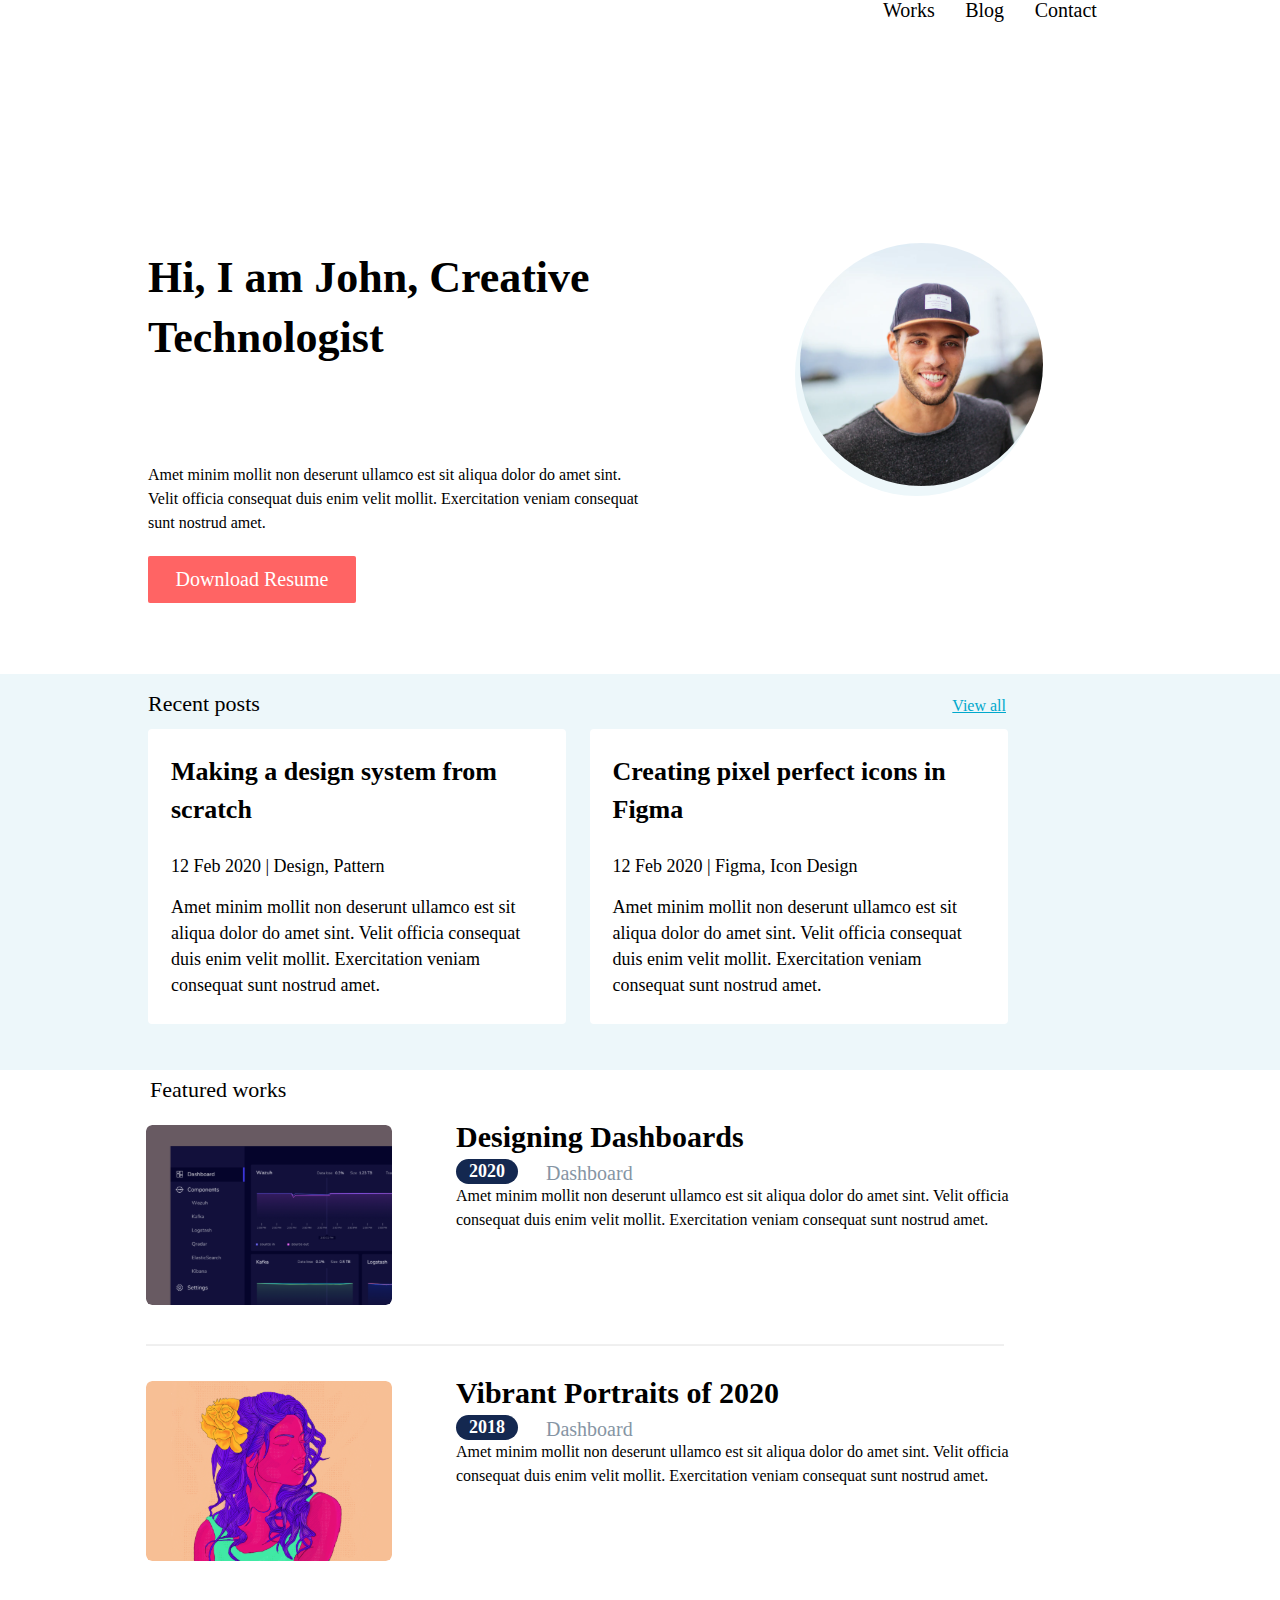
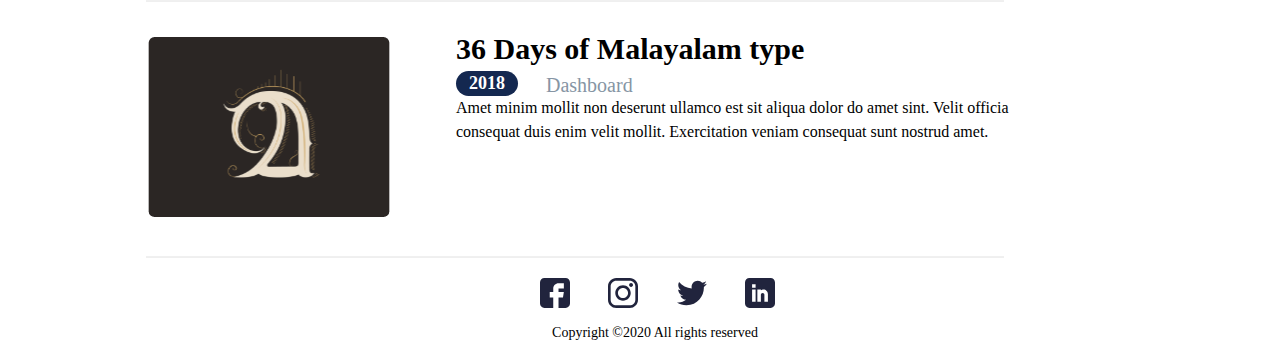
<file: index.html>
<!DOCTYPE html>
<html>
<head>
	<title>My blog</title>
	<link rel="stylesheet" type="text/css" href="style.css">
</head>
<body>
<nav>
	<div class="navigation" >
	 <a  href="works/index.html" class="works">Works</a>  <a href="blog/index.html" >Blog</a> <a href="" >Contact</a> 
	</div>
</nav>
	<section class="circle">
		<p class="text">Hi, I am John, Creative Technologist</p>
		<img src="images/Ellipse 1.svg" class="pic">
		<p class="text2">Amet minim mollit non deserunt ullamco est sit aliqua dolor do amet sint. Velit officia consequat duis enim velit mollit. Exercitation veniam consequat sunt nostrud amet.</p>
		<a href=""><button class="but">Download Resume</button></a>
	</section>
	<div class="block">
		<span class="text3">Recent posts</span>
		<p class="text4">View all</p>
		<div class="post">
			<h2 class="paragraph">Making a design system from scratch</h2>
				<p>12 Feb 2020 |
				Design, Pattern</p>
				<p>Amet minim mollit non deserunt ullamco est sit aliqua dolor do amet sint. Velit officia consequat duis enim velit mollit. Exercitation veniam consequat sunt nostrud amet.</p>
			
		</div>
		<div class="post">
			<h2 class="paragraph">Creating pixel perfect icons in Figma</h2>
				<p>12 Feb 2020 |
				Figma, Icon Design</p>
				<p>Amet minim mollit non deserunt ullamco est sit aliqua dolor do amet sint. Velit officia consequat duis enim velit mollit. Exercitation veniam consequat sunt nostrud amet.</p>
			
		</div>
	</div>
	<p class="fworks">Featured works</p>
	<section class="fw">

		<div>
			
			<img src="images/Rectangle 30.svg" class="im2">
			<div class="content">	
				<h2 class="head">Designing Dashboards</h2>
				<div class="r2018"><p>2020</p></div>
				<p class="par">Amet minim mollit non deserunt ullamco est sit aliqua dolor do amet sint. Velit officia consequat duis enim velit mollit. Exercitation veniam consequat sunt nostrud amet.</p>
			</div>
		</div>
		
		
		
	</section>
	<section class="fw">
		<div>
		
			<img src="images/Rectangle 32.svg" class="im2">
			<div class="content" >	
				<h2 class="head">Vibrant Portraits of 2020</h2>
				<div class="r2018"><p>2018</p></div>
				<p class="par">Amet minim mollit non deserunt ullamco est sit aliqua dolor do amet sint. Velit officia consequat duis enim velit mollit. Exercitation veniam consequat sunt nostrud amet.</p>
			</div>
		</div>
		
		
	</section>
	<section class="fw">
		<div>
	
			<img src="images/Rectangle 34.svg" class="im2">
			<div class="content" >	
				<h2 class="head">36 Days of Malayalam type</h2>
				<div class="r2018"><p>2018</p></div>
				<p class="par">Amet minim mollit non deserunt ullamco est sit aliqua dolor do amet sint. Velit officia consequat duis enim velit mollit. Exercitation veniam consequat sunt nostrud amet.</p>
			</div>
		</div>
		
	
	</section>
<footer>
	<div  align="center" class="photos">
		<a href="https://www.facebook.com/"><img src="images/fb (4).svg"></a>
		<a href="https://www.instagram.com/?hl=ru"><img src="images/insta (1).svg"></a>
	  	<a href="https://twitter.com/?lang=ru"><img src="images/Group (1).svg" width="30px" height="30px"></a>
		<a href="https://ru.linkedin.com"><img src="images/Linkedin (1).svg"></a>
		<p class="copyright">Copyright ©2020 All rights reserved</p>
	    
	</div>
</footer>
</body>
</html>
</file>
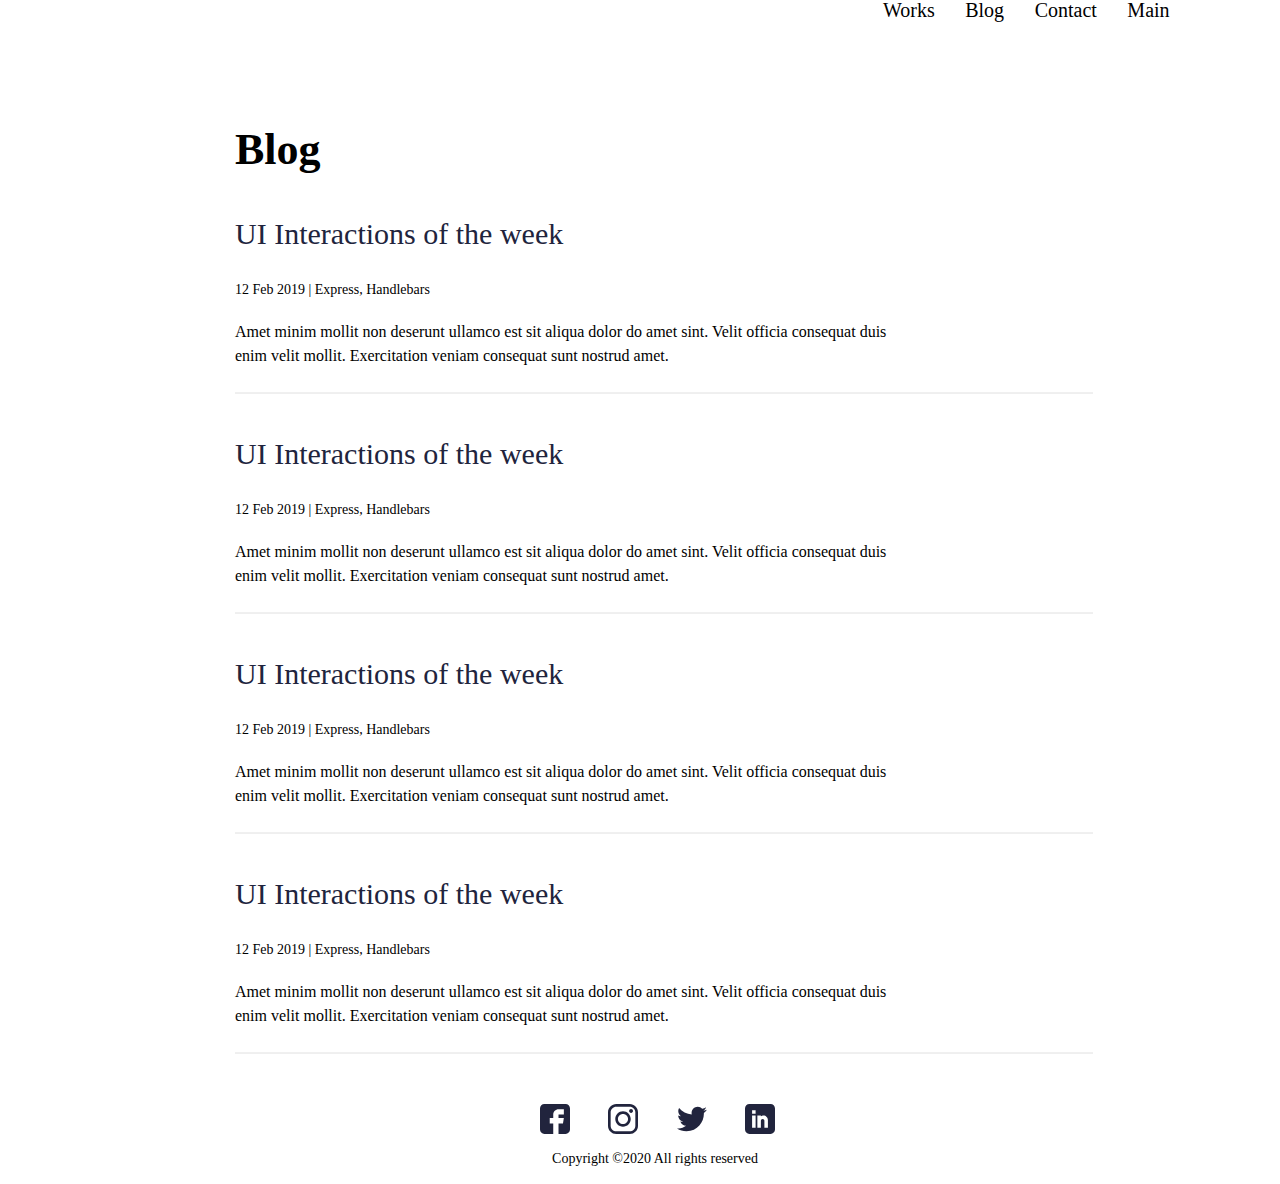
<file: blog/index.html>
<!DOCTYPE html>
<html>
<head>
	<title>blog</title>
	<link rel="stylesheet" type="text/css" href="../style.css">
</head>
<body>
	<nav>
	<div class="navigation" >
		 <a  href="../works/index.html" class="works">Works</a>  <a href="../blog/index.html">Blog</a> <a href="" >Contact</a> <a href="../index.html">Main</a>
	</div>
</nav>

		<h2 class="blogh2">Blog</h2>
		<div class="pblog">
			<h2 class="heading7">UI Interactions of the week</h2>
				<p class="blogpar">12 Feb 2019 |
				Express, Handlebars</p>
				<p class="blogtext">Amet minim mollit non deserunt ullamco est sit aliqua dolor do amet sint. Velit officia consequat duis enim velit mollit. Exercitation veniam consequat sunt nostrud amet.</p>
				<img class="im5" src="../images/line.svg">
			
		</div>
		<div class="pblog">
			<h2 class="heading7">UI Interactions of the week</h2>
				<p class="blogpar">12 Feb 2019 |
				Express, Handlebars</p>
				<p class="blogtext">Amet minim mollit non deserunt ullamco est sit aliqua dolor do amet sint. Velit officia consequat duis enim velit mollit. Exercitation veniam consequat sunt nostrud amet.</p>
				<img class="im5" src="../images/line.svg">
			
		</div>
		<div class="pblog">
			<h2 class="heading7">UI Interactions of the week</h2>
				<p class="blogpar">12 Feb 2019 |
				Express, Handlebars</p>
				<p class="blogtext">Amet minim mollit non deserunt ullamco est sit aliqua dolor do amet sint. Velit officia consequat duis enim velit mollit. Exercitation veniam consequat sunt nostrud amet.</p>
				<img class="im5" src="../images/line.svg">
			
		</div>
		<div class="pblog">
			<h2 class="heading7">UI Interactions of the week</h2>
				<p class="blogpar">12 Feb 2019 |
				Express, Handlebars</p>
				<p class="blogtext">Amet minim mollit non deserunt ullamco est sit aliqua dolor do amet sint. Velit officia consequat duis enim velit mollit. Exercitation veniam consequat sunt nostrud amet.</p>
				<img class="im5" src="../images/line.svg">
			
		</div>
<footer class="footer">
	<div  align="center" class="photos">
		<a href="https://www.facebook.com/"><img src="../images/fb (4).svg"></a>
		<a href="https://www.instagram.com/?hl=ru"><img src="../images/insta (1).svg"></a>
	  	<a href="https://twitter.com/?lang=ru"><img src="../images/Group (1).svg" width="30px" height="30px"></a>
		<a href="https://ru.linkedin.com"><img src="../images/Linkedin (1).svg"></a>
		<p class="copyright">Copyright ©2020 All rights reserved</p>
	    
	</div>
</footer>
</body>
</html>
</file>
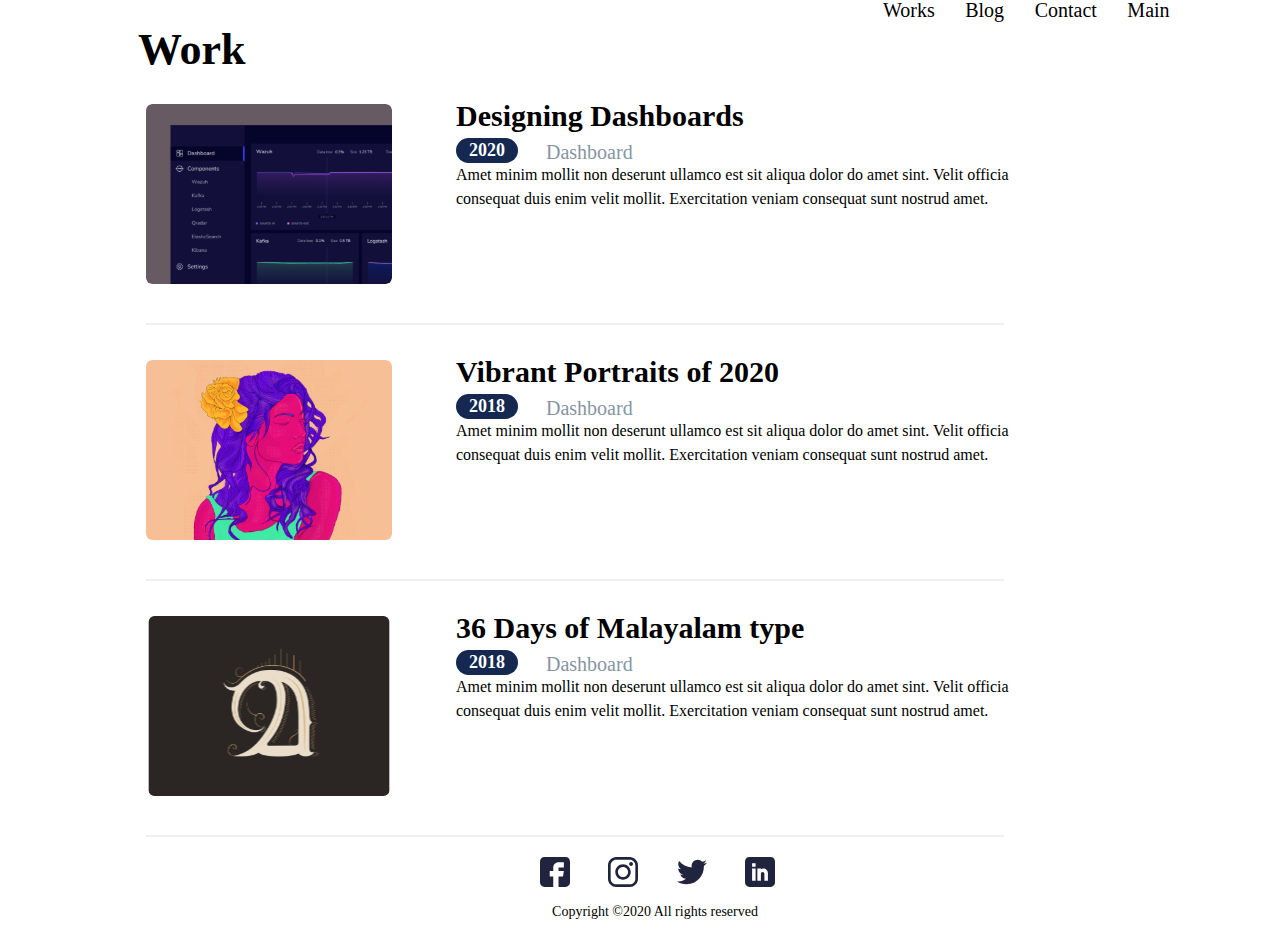
<file: works/index.html>
<!DOCTYPE html>
<html>
<head>
	<title>works</title>
	<link rel="stylesheet" type="text/css" href="../style.css">
</head>
<body>
	<div class="navigation" >
		 <a  href="../works/index.html" class="works">Works</a>  <a href="../blog/index.html" >Blog</a> <a href="" >Contact</a> <a href="../index.html">Main</a>
	</div>
	<h2 class="heading8">Work</h2>
<section class="fw">

		<div>
			
			<img src="../images/Rectangle 30.svg" class="im2">
			<div class="content">	
				<h2 class="head">Designing Dashboards</h2>
				<div class="r2018"><p>2020</p></div>
				<p class="par">Amet minim mollit non deserunt ullamco est sit aliqua dolor do amet sint. Velit officia consequat duis enim velit mollit. Exercitation veniam consequat sunt nostrud amet.</p>
			</div>
		</div>
		
		
		
	</section>
	<section class="fw">
		<div>
		
			<img src="../images/Rectangle 32.svg" class="im2">
			<div class="content" >	
				<h2 class="head">Vibrant Portraits of 2020</h2>
				<div class="r2018"><p>2018</p></div>
				<p class="par">Amet minim mollit non deserunt ullamco est sit aliqua dolor do amet sint. Velit officia consequat duis enim velit mollit. Exercitation veniam consequat sunt nostrud amet.</p>
			</div>
		</div>
		
		
	</section>
	<section class="fw">
		<div>
	
			<img src="../images/Rectangle 34.svg" class="im2">
			<div class="content" >	
				<h2 class="head">36 Days of Malayalam type</h2>
				<div class="r2018"><p>2018</p></div>
				<p class="par">Amet minim mollit non deserunt ullamco est sit aliqua dolor do amet sint. Velit officia consequat duis enim velit mollit. Exercitation veniam consequat sunt nostrud amet.</p>
			</div>
		</div>
		
	
	</section>
	<footer>
	<div  align="center" class="photos">
		<a href="https://www.facebook.com/"><img src="../images/fb (4).svg"></a>
		<a href="https://www.instagram.com/?hl=ru"><img src="../images/insta (1).svg"></a>
	  	<a href="https://twitter.com/?lang=ru"><img src="../images/Group (1).svg" width="30px" height="30px"></a>
		<a href="https://ru.linkedin.com"><img src="../images/Linkedin (1).svg"></a>
		<p class="copyright">Copyright ©2020 All rights reserved</p>
	    
	</div>
</footer>
	
</body>

</html>
</file>
<file: style.css>
*{
	padding: 0;
	margin: 0;
	border: 0;
}
*,*:before,*:after{
	-moz-box-sizing: border-box;
	-webkit-box-sizing: border-box;
	box-sizing: border-box;
}
:focus,:active{outline: none;}
a:focus,a:active{outline: none;}

nav,footer,header,aside{display: block;}

html,body{
	height: 100%;
	width: 100%;
	font-size: 100%;
	line-height: 1;
	font-size: 14px;
	-ms-text-size-adjust: 100%;
	-moz-text-size-adjust: 100%;
	-webkit-text-size-adjust: 100%;
}
input,button,textarea{font-family:inherit;}

input::-ms-clear{display: none;}
button{cursor: pointer;}
button::-moz-focus-inner {padding:0;border:0;}
a, a:visited{text-decoration: none;}
a:hover{text-decoration: none;}
ul li{list-style: none;}
img{vertical-align: top;}

h1,h2,h3,h4,h5,h6{font-size:inherit;font-weight: 400;}
/*--------------------*/

@import url('https://fonts.googleapis.com/css2?family=Arimo&family=Heebo&family=Lobster&display=swa') ;

.navigation{
	margin-left: 856px;
}
.photos a{
	margin-left: 35px;
}

.copyright{
	font-family: Heebo;
	font-size: 14px;
	text-align: center;
	margin-left: 30px;
	line-height: 50px;
}
.navigation a{
	font-family: Heebo;
	font-style: medium;
	font-size: 20px;
	line-height: 29px;
	line-height: 100%;
	text-align: right;
	vertical-align: top;
	color: black;
	text-decoration: none;
	margin-left:27px;

	

}
.text{
	 font-family: Heebo;
	height: 105px;
	width: 506px;
	margin-left: 148px;
	margin-top: 228px;
	font-size: 44px;
	font-style: normal;
	font-weight: 700;
	line-height: 60px;
	letter-spacing: 0px;
	text-align: left;
}

.pic{
height: 243px;
width: 243px;
margin-left: 800px;
border-radius: 0px;
margin-top: -110px;


}
.text2{
height: 66px;
width: 497px;
margin-left: 148px;
margin-top: -23px;
font-family: Heebo;
font-size: 16px;
font-style: normal;
font-weight: 400;
line-height: 24px;
letter-spacing: 0px;
text-align: left;

}

.but{
	height: 47px;
	width: 208px;
	margin-left: 148px;
	margin-top: 27px;
	border-radius: 2px;
	background: #FF6464;
	font-family: Heebo;
	font-size: 20px;
	font-style: normal;
	font-weight: 500;
	line-height: 29px;
	letter-spacing: 0px;
	text-align: center;
	color: #FFFFFF;

}
.works:hover{
	color: red;
	text-decoration: underline;

}
.works:active{
	color: yellow;
}
.circle{
	
	background-image: url("images/Ellipse 2.svg");
	background-repeat: no-repeat;
	background-position: 795px 5px 


}

.block{
	background: #EDF7FA;
	height: 396px;
	margin-top: 71px;
	padding-left: 148px;
	


}
.text3{
	font-family: Heebo;
	font-size: 22px;
	font-style: normal;
	font-weight: 400;
	line-height: 60px;
	letter-spacing: 0px;
	text-align: left;
	
}
.text4{
	height: 20px;
	width: 208px;
	margin-left: 650px;
	margin-top:-40px;
	font-family: Heebo;
	font-size: 16px;
	font-style: normal;
	font-weight: 400;
	line-height: 24px;
	letter-spacing: 0px;
	text-align: right;
	color:#00A8CC;
	text-decoration: underline;

	}
	.paragraph{
		height: 85px;
		width: 374px;
		font-family: Heebo;
		font-size: 26px;
		font-style: normal;
		font-weight: 700;
		line-height: 38px;
		letter-spacing: 0px;
		text-align: left;
	}
	.post{
		background: #FFFFFF;
		height: 295px;
		width: 418px;
		border-radius: 4px;
		padding: 24px 21px 0px 23px;
		margin-top: 15px;
		display: inline-block;
		margin-right: 20px;

	}
.post p{
	font-family: Heebo;
	font-size: 18px;
	font-style: normal;
	font-weight: 400;
	line-height: 26px;
	letter-spacing: 0px;
	text-align: left;
	margin-top: 15px;
 

}
.fw{
	height: 256px;
	padding:15px 148px 31px 146px;
}
.fworks{
	font-family: Heebo;
	font-size: 22px;
	font-style: normal;
	font-weight: 400;
	line-height: 40px;
	letter-spacing: 0px;
	text-align: left;
	margin-left: 150px;


}
.im2{
	height: 180px;
	width: 246px;
	top: 1088px;
	border-radius: 6px;

}
.im3{
	margin-top: 100px

}
.head{
	font-family: Heebo;
	font-size: 30px;
	font-style: normal;
	font-weight: 700;
	line-height: 44px;
	letter-spacing: 0px;
	text-align: left;
	margin-top: -210px;
	margin-left: 310px;


}
.d2{
	background: url();
	}
.par {
	font-family: Heebo;
font-size: 16px;
font-style: normal;
font-weight: 400;
line-height: 24px;
letter-spacing: 0px;
text-align: left;
height: 93px;
width: 594px;
margin-left: 310px;


}
.r2018{
	height: 25px;
width: 62px;
border-radius: 16px;
background: #142850;
margin-left: 310px; 
padding-top: 3px;
display: inline-block;
}
.r2018 p{
    font-family: Heebo;
font-size: 18px;
font-style: normal;
font-weight: 900;
letter-spacing: 0px;
text-align: center;
color: #FFFFFF;


}
.r2018:after{
	content: "Dashboard";
	color: #8695A4;
	display:block;
	margin-left: 90px;
	margin-top:-17px;
	font-family: Heebo;
	font-size: 20px;
	font-style: normal;
	font-weight: 400;
	letter-spacing: 0px;
	text-align: left;

}
.fw:after{
	content: url("images/line.svg");
	display: block;
	margin-top: -70px;
}
.content{
	padding-top: 20px;
	height:100px;
}
.blogh2{
	height: 54px;
	width: 156px;
	margin-left: 235px;
	margin-top: 100px;
	font-family: Heebo;
	font-size: 44px;
	font-style: normal;
	font-weight: 700;
	line-height: 60px;
	letter-spacing: 0px;
	text-align: left;

}
.pblog{
	margin-top: -62px;
}
.heading7{
	height: 33px;
	width: 682px;
	left: 235px;
	top: 269px;
	font-family: Heebo;
	font-size: 30px;
	font-style: normal;
	font-weight: 500;
	line-height: 44px;
	letter-spacing: 0px;
	text-align: left;
	margin-left: 235px;
	margin-top:100px; 
	color: #21243D;

	

}
.blogpar{
	font-family: Heebo;
	font-style: normal;
	font-weight: 400;
	line-height: 29px;
	letter-spacing: 0px;
	text-align: left;
	height: 25px;
	width: 374px;
	margin-left: 235px;
	margin-top: 30px
	


}
.blogtext{
	height: 43px;
	width: 682px;
	left: 235px;
	top: 358px;
	border-radius: nullpx;
	font-family: Heebo;
	font-size: 16px;
	font-style: normal;
	font-weight: 400;
	line-height: 24px;
	letter-spacing: 0px;
	text-align: left;
	margin-left: 235px;
	margin-top: 20px;


}
.im5{
	margin-top: 29px;
	margin-left: 235px; 
}
.heading8{
	font-family: Heebo;
font-size: 44px;
font-style: normal;
font-weight: 900;
line-height: 60px;
letter-spacing: 0px;
text-align: left;
height: 69px;
width: 156px;
margin-left: 138px;

}
 a:visited{
	color: black;
	text-decoration: none;

}
.navigation a:hover{
	text-decoration: none;
}
.redblog: visited{
	color: #FF6464;


}
.footer{
	margin-top: 50px;
}
</file>
